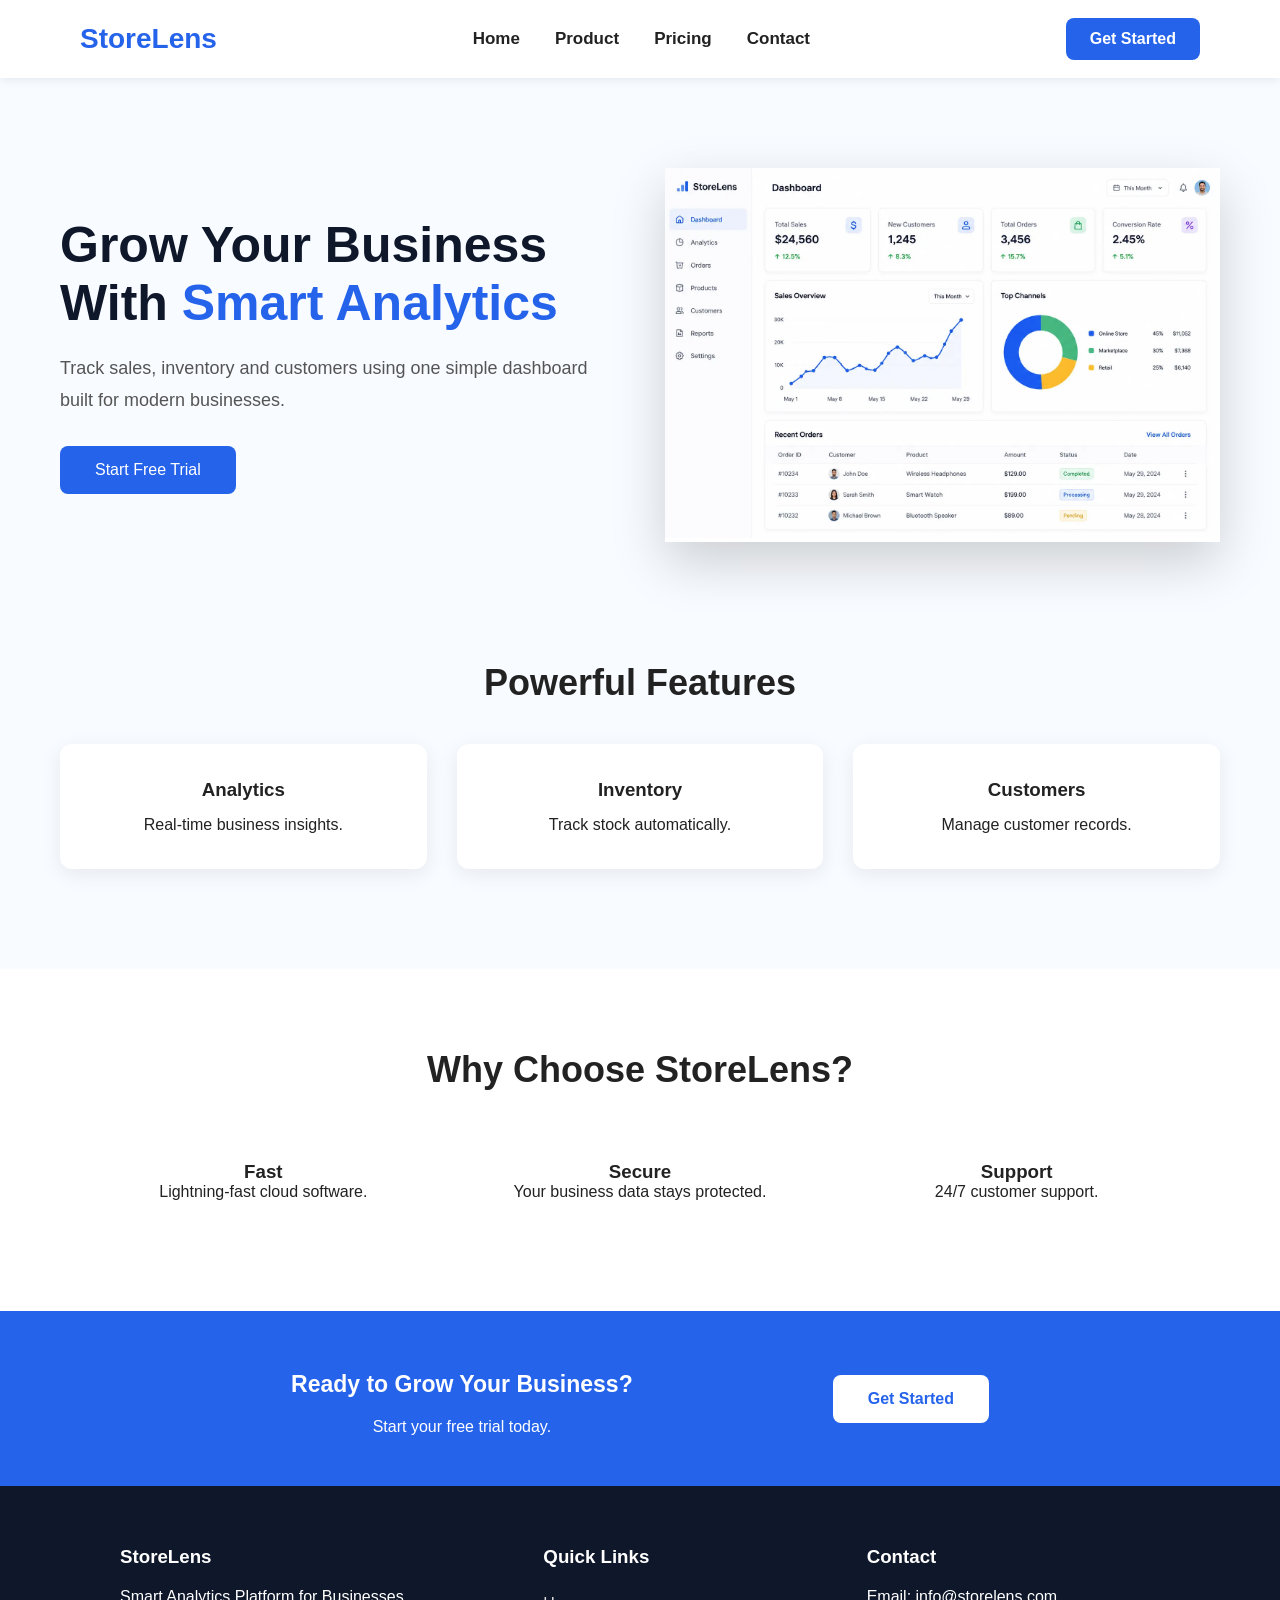
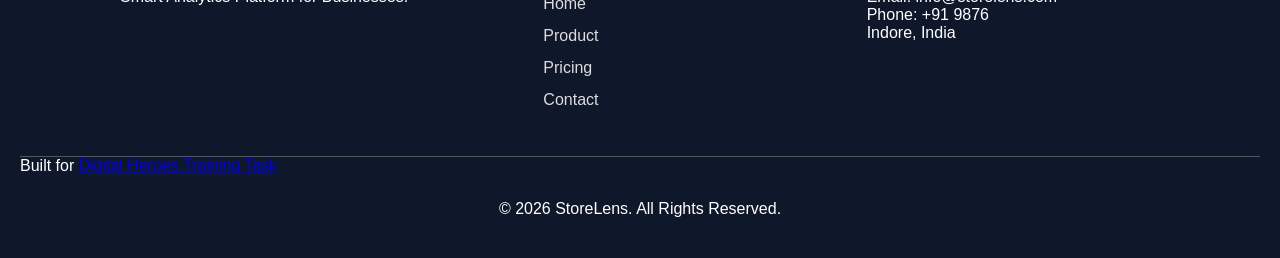
<file: index.html>
<!DOCTYPE html>
<html lang="en">


<head>
    <meta charset="UTF-8">
    <meta name="viewport" content="width=device-width, initial-scale=1.0">
    <title>StoreLens | Smart Business Analytics Software</title>
    <meta name="description"
        content="StoreLens is a B2B business analytics platform that helps companies track sales, customers, inventory, and business growth through real-time dashboards.">

    <meta name="keywords"
        content="Business Analytics, B2B Software, Dashboard, CRM, Sales Analytics, Inventory Management, StoreLens">

    <meta name="author" content="Rishika Karode">

    <meta name="robots" content="index, follow">

    <!-- Open Graph -->

    <meta property="og:type" content="website">

    <meta property="og:title" content="StoreLens | Smart Business Analytics Software">

    <meta property="og:description"
        content="Grow your business with StoreLens. Monitor sales, customers, and inventory using one powerful analytics dashboard.">

    <meta property="og:image" content="image.webp">

    <meta property="og:url" content="https://your-live-url.com/">

    <meta property="og:site_name" content="StoreLens">

    <!-- Theme Color -->

    <meta name="theme-color" content="#2563EB">

    <link rel="stylesheet" href="style.css">

    <script type="application/ld+json">
{
  "@context":"https://schema.org",
  "@type":"Organization",
  "name":"StoreLens",
  "url":"https://your-live-url.com",
  "logo":"https://your-live-url.com/image.webp",
  "description":"StoreLens is a fictional B2B software company providing business analytics solutions.",
  "email":"info@storelens.com",
  "telephone":"+91-9876543210",
  "address":{
    "@type":"PostalAddress",
    "addressLocality":"Indore",
    "addressCountry":"India"
  }
}
</script>
</head>

<body>
    <!-- --header-- -->
    <header>

        <nav class="navbar">

            <div class="logo">
                <a href="index.html">StoreLens</a>
            </div>

            <ul class="nav-links">
                <li><a href="index.html">Home</a></li>
                <li><a href="product.html">Product</a></li>
                <li><a href="pricing.html">Pricing</a></li>
                <li><a href="contact.html">Contact</a></li>
            </ul>

            <a href="contact.html" class="btn">Get Started</a>

        </nav>

    </header>

    <!-- Hero Section -->

    <section class="hero">

        <div class="hero-text">

            <h1>Grow Your Business With <span class="hero-sp">Smart Analytics</span></h1>

            <p>

                Track sales, inventory and customers using one
                simple dashboard built for modern businesses.

            </p>

            <a href="#" class="hero-btn">

                Start Free Trial

            </a>

        </div>

        <div class="hero-image">

            <img src="image.webp" alt="Dashboard">

        </div>

    </section>

    <!-- Features -->

    <section class="features">

        <h2>Powerful Features</h2>

        <div class="feature-container">

            <div class="card">

                <i class="fa-solid fa-chart-line"></i>

                <h3>Analytics</h3>

                <p>

                    Real-time business insights.

                </p>

            </div>

            <div class="card">

                <i class="fa-solid fa-box"></i>

                <h3>Inventory</h3>

                <p>

                    Track stock automatically.

                </p>

            </div>

            <div class="card">

                <i class="fa-solid fa-users"></i>

                <h3>Customers</h3>

                <p>

                    Manage customer records.

                </p>

            </div>

        </div>

    </section>

    <!-- Why Choose Us -->

    <section class="why">

        <h2>Why Choose StoreLens?</h2>

        <div class="why-container">

            <div>

                <h3>Fast</h3>

                <p>Lightning-fast cloud software.</p>

            </div>

            <div>

                <h3>Secure</h3>

                <p>Your business data stays protected.</p>

            </div>

            <div>

                <h3>Support</h3>

                <p>24/7 customer support.</p>

            </div>

        </div>

    </section>

    <!-- CTA -->

    <section class=" sec-cta">
        <div class="cta-cnt">

            <h2>

                Ready to Grow Your Business?

            </h2>

            <p>

                Start your free trial today.

            </p>
        </div>
        <div class="cta-btn">

            <a href="#" class="hero-btn">

                Get Started

            </a>
        </div>

    </section>

    <!-- Footer -->

    <footer>

        <div class="footer-container">

            <div>

                <h3>StoreLens</h3>

                <p>

                    Smart Analytics Platform for Businesses.

                </p>

            </div>

            <div class="foot-link">

                <h3>Quick Links</h3>

                <a href="index.html">Home</a><br>

                <a href="product.html">Product</a><br>

                <a href="pricing.html">Pricing</a><br>

                <a href="contact.html">Contact</a>

            </div>

            <div>

                <h3>Contact</h3>

                <p>Email: info@storelens.com</p>

                <p>Phone: +91 9876</p>

                <p>Indore, India</p>

            </div>

        </div>



        <div class="foot-end">
            <p>
                Built for
                <a href="https://digitalheroesco.com" target="_blank">
                    Digital Heroes Training Task
                </a>
            </p>


            <p class="foot-copyright">

                © 2026 StoreLens. All Rights Reserved.

            </p>
        </div>

    </footer>

</body>

</html>
</file>
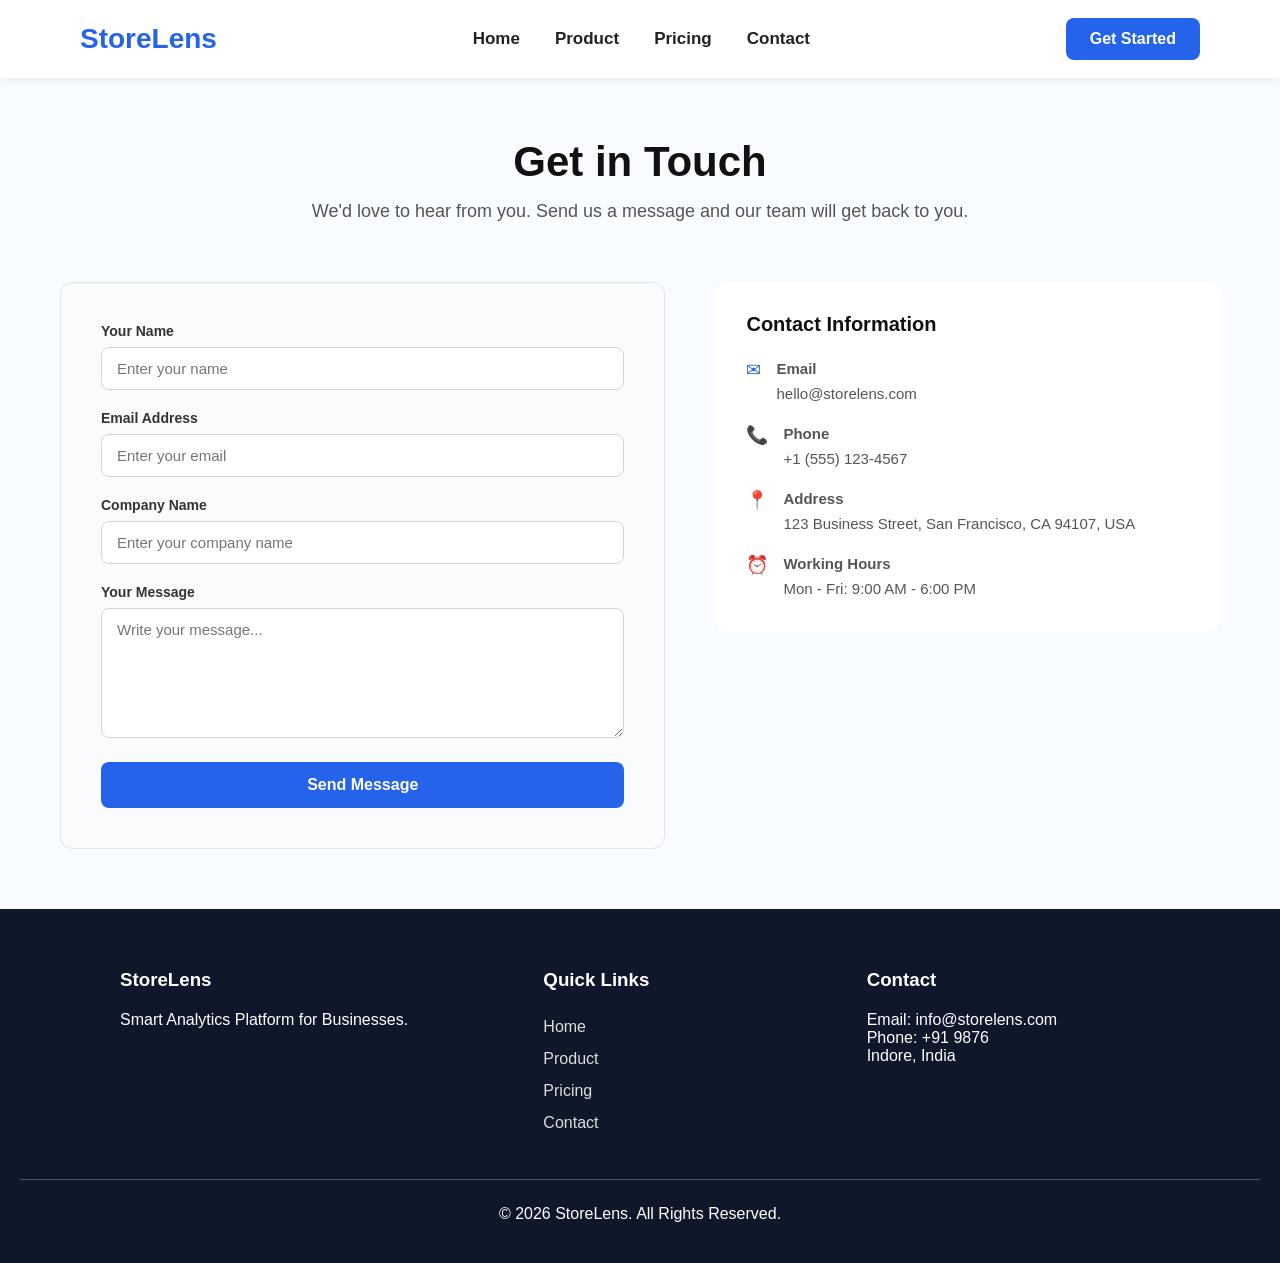
<file: contact.html>
<!DOCTYPE html>
<html lang="en">

<head>
    <meta charset="UTF-8">
    <meta name="viewport" content="width=device-width, initial-scale=1.0">
    <title>Contact Us | StoreLens</title>
    <meta property="og:title" content="Contact StoreLens">

    <meta property="og:description"
        content="Get in touch with the StoreLens team for product demos, support, and business inquiries.">

    <meta property="og:type" content="website">

    <meta property="og:image" content="image.webp">

    <meta property="og:url" content="https://your-live-url.com/contact.html">

    <meta property="og:site_name" content="StoreLens">

    <link rel="stylesheet" href="style.css">
    <script type="application/ld+json">
{
  "@context":"https://schema.org",
  "@type":"Organization",
  "name":"StoreLens",
  "url":"https://your-live-url.com",
  "logo":"https://your-live-url.com/image.webp",
  "email":"info@storelens.com",
  "telephone":"+91-9876543210",
  "address":{
    "@type":"PostalAddress",
    "streetAddress":"123 Business Street",
    "addressLocality":"Indore",
    "addressRegion":"Madhya Pradesh",
    "postalCode":"452001",
    "addressCountry":"India"
  },
  "contactPoint":{
    "@type":"ContactPoint",
    "telephone":"+91-9876543210",
    "contactType":"customer support",
    "email":"info@storelens.com"
  }
}
</script>

</head>

<body>

    <!-- --header-- -->
    <header>

        <nav class="navbar">

            <div class="logo">
                <a href="index.html">StoreLens</a>
            </div>

            <ul class="nav-links">
                <li><a href="index.html">Home</a></li>
                <li><a href="product.html">Product</a></li>
                <li><a href="pricing.html">Pricing</a></li>
                <li><a href="contact.html">Contact</a></li>
            </ul>

            <a href="contact.html" class="btn">Get Started</a>

        </nav>

    </header>

    <!-- Hero Section -->
    <main class="main-container">
        <!-- Contact Hero Section -->
        <section class="contact-hero">
            <h1>Get in Touch</h1>
            <p>We'd love to hear from you. Send us a message and our team will get back to you.</p>
        </section>

        <!-- Contact Main Section (Form + Info) -->
        <div class="contact-grid">

            <!-- Left Side: Contact Form -->
            <div class="contact-form-wrapper">
                <form action="#" method="POST">
                    <div class="form-group">
                        <label for="name">Your Name</label>
                        <input type="text" id="name" placeholder="Enter your name" required>
                    </div>

                    <div class="form-group">
                        <label for="email">Email Address</label>
                        <input type="email" id="email" placeholder="Enter your email" required>
                    </div>

                    <div class="form-group">
                        <label for="company">Company Name</label>
                        <input type="text" id="company" placeholder="Enter your company name">
                    </div>

                    <div class="form-group">
                        <label for="message">Your Message</label>
                        <textarea id="message" placeholder="Write your message..." required></textarea>
                    </div>

                    <button type="submit" class="submit-btn">Send Message</button>
                </form>
            </div>

            <!-- Right Side: Contact Information & Map -->
            <div class="contact-info-wrapper">
                <div class="info-card">
                    <h3>Contact Information</h3>

                    <div class="info-item">
                        <span class="info-icon">✉</span>
                        <div>
                            <strong>Email</strong><br>
                            hello@storelens.com
                        </div>
                    </div>

                    <div class="info-item">
                        <span class="info-icon">📞</span>
                        <div>
                            <strong>Phone</strong><br>
                            +1 (555) 123-4567
                        </div>
                    </div>

                    <div class="info-item">
                        <span class="info-icon">📍</span>
                        <div>
                            <strong>Address</strong><br>
                            123 Business Street, San Francisco, CA 94107, USA
                        </div>
                    </div>

                    <div class="info-item">
                        <span class="info-icon">⏰</span>
                        <div>
                            <strong>Working Hours</strong><br>
                            Mon - Fri: 9:00 AM - 6:00 PM
                        </div>
                    </div>
                </div>


            </div>

        </div>
    </main>
    <!-- Footer -->

    <footer>

        <div class="footer-container">

            <div>

                <h3>StoreLens</h3>

                <p>

                    Smart Analytics Platform for Businesses.

                </p>

            </div>

            <div class="foot-link">

                <h3>Quick Links</h3>

                <a href="index.html">Home</a><br>

                <a href="product.html">Product</a><br>

                <a href="pricing.html">Pricing</a><br>

                <a href="contact.html">Contact</a>

            </div>

            <div>

                <h3>Contact</h3>

                <p>Email: info@storelens.com</p>

                <p>Phone: +91 9876</p>

                <p>Indore, India</p>

            </div>

        </div>

        <div class="foot-end">

            <p class="foot-copyright">

                © 2026 StoreLens. All Rights Reserved.

            </p>
        </div>

    </footer>

</body>

</html>
</file>
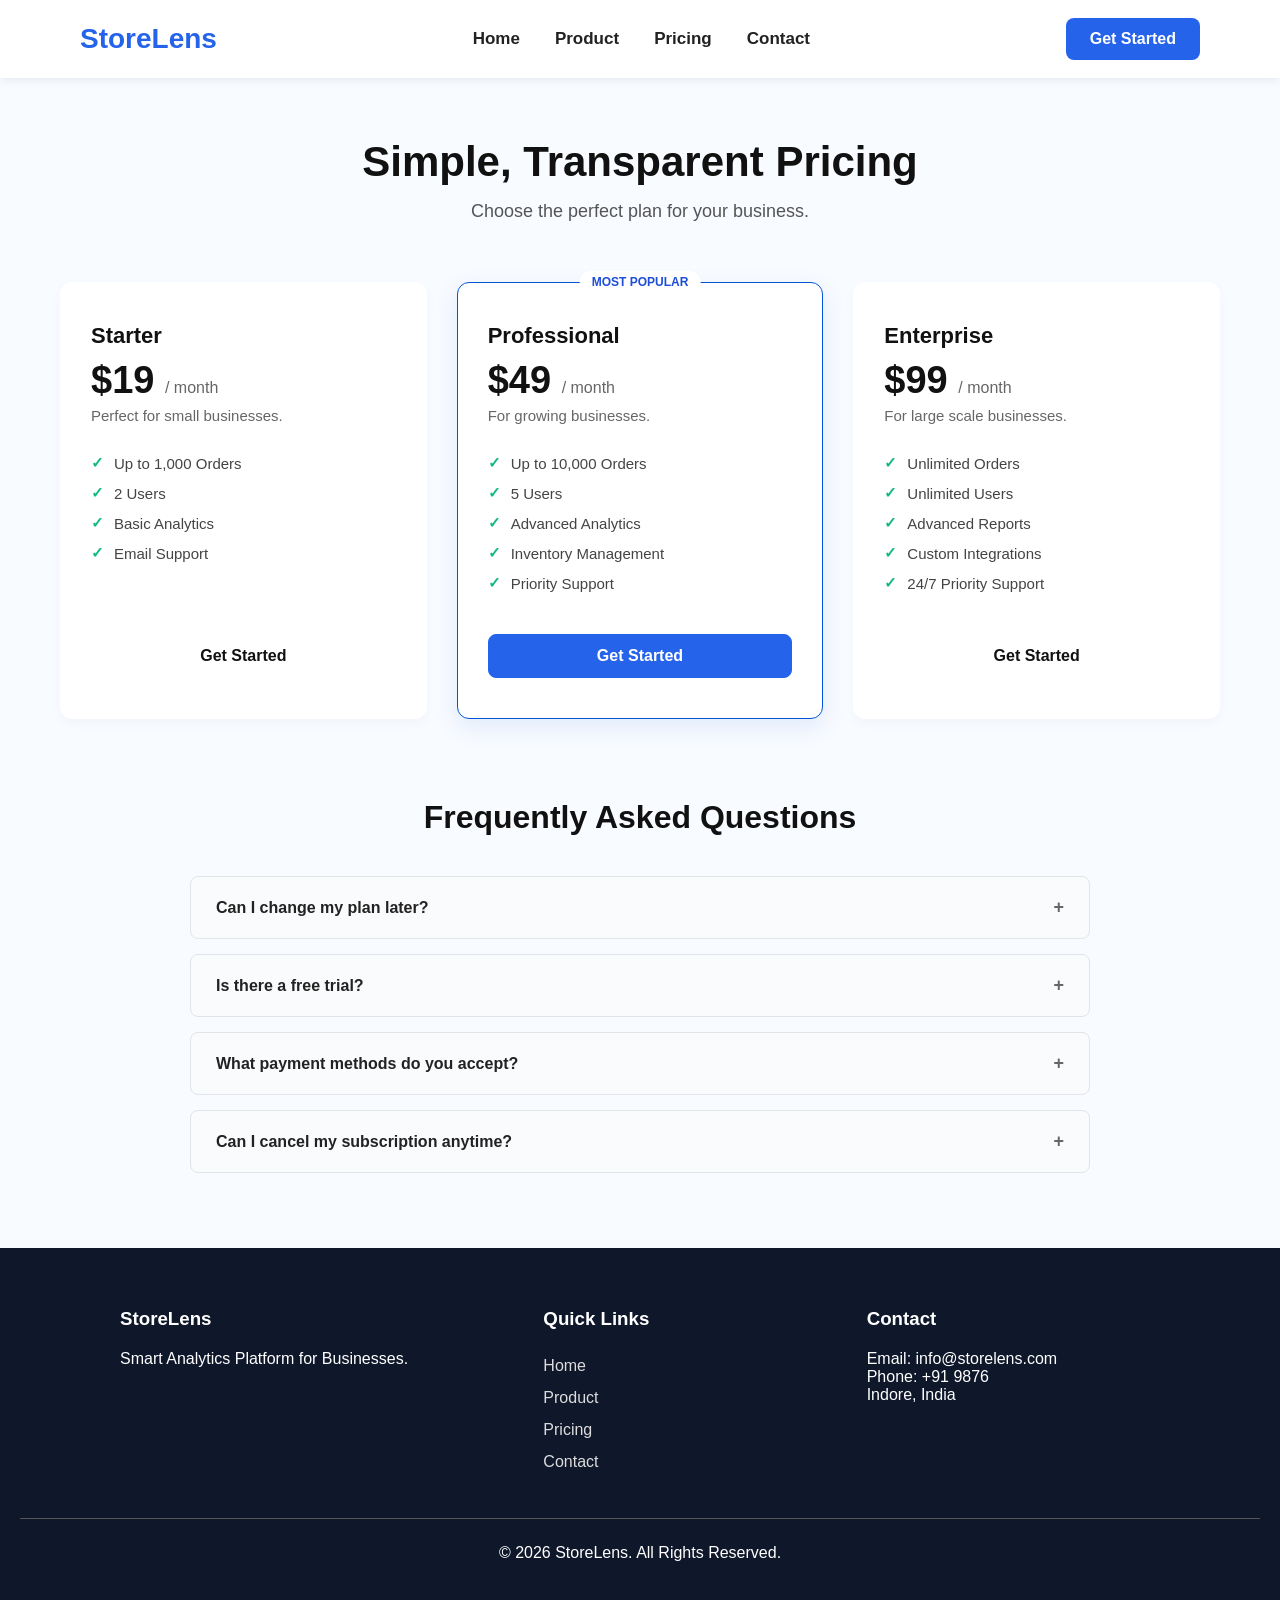
<file: pricing.html>
<!DOCTYPE html>
<html lang="en">

<head>
    <meta charset="UTF-8">
    <meta name="viewport" content="width=device-width, initial-scale=1.0">

    <title>Pricing Plans | StoreLens</title>

    <meta name="description"
        content="Choose the perfect StoreLens pricing plan for your business. Flexible plans for startups, growing businesses, and enterprises.">

    <meta name="keywords" content="StoreLens Pricing, Business Analytics Pricing, SaaS Pricing, B2B Software">

    <meta name="author" content="Rishika Karode">

    <meta name="robots" content="index, follow">

    <!-- Open Graph -->

    <meta property="og:title" content="StoreLens Pricing Plans">

    <meta property="og:description" content="Affordable pricing plans for every business. Start your free trial today.">

    <meta property="og:type" content="website">

    <meta property="og:image" content="image.webp">

    <meta property="og:url" content="https://your-live-url.com/pricing.html">

    <meta property="og:site_name" content="StoreLens">

    <link rel="stylesheet" href="style.css">

    <!-- FAQ Structured Data -->

    <script type="application/ld+json">
{
  "@context":"https://schema.org",
  "@type":"FAQPage",
  "mainEntity":[
    {
      "@type":"Question",
      "name":"Can I change my plan later?",
      "acceptedAnswer":{
        "@type":"Answer",
        "text":"Yes. You can upgrade or downgrade your plan anytime."
      }
    },
    {
      "@type":"Question",
      "name":"Is there a free trial?",
      "acceptedAnswer":{
        "@type":"Answer",
        "text":"Yes. StoreLens offers a 14-day free trial."
      }
    },
    {
      "@type":"Question",
      "name":"What payment methods do you accept?",
      "acceptedAnswer":{
        "@type":"Answer",
        "text":"We accept all major credit cards and online payment methods."
      }
    },
    {
      "@type":"Question",
      "name":"Can I cancel my subscription anytime?",
      "acceptedAnswer":{
        "@type":"Answer",
        "text":"Yes. You can cancel your subscription at any time."
      }
    }
  ]
}
    </script>
</head>

<body>


    <!-- header navbar -->
    <header>

        <nav class="navbar">

            <div class="logo">
                <a href="index.html">StoreLens</a>
            </div>

            <ul class="nav-links">
                <li><a href="index.html">Home</a></li>
                <li><a href="product.html">Product</a></li>
                <li><a href="pricing.html">Pricing</a></li>
                <li><a href="contact.html">Contact</a></li>
            </ul>

            <a href="contact.html" class="btn">Get Started</a>

        </nav>

    </header>

    <!-- Hero Section -->
    <main class="main-container">
        <!-- Pricing Hero Section -->
        <section class="pricing-hero">
            <h1>Simple, Transparent Pricing</h1>
            <p>Choose the perfect plan for your business.</p>
        </section>

        <!-- Pricing Cards Section -->
        <section class="pricing-grid">
            <!-- Starter Plan -->
            <div class="pricing-card">
                <h3 class="plan-name">Starter</h3>
                <div class="plan-price">$19 <span>/ month</span></div>
                <p class="plan-desc">Perfect for small businesses.</p>
                <ul class="plan-features">
                    <li>Up to 1,000 Orders</li>
                    <li>2 Users</li>
                    <li>Basic Analytics</li>
                    <li>Email Support</li>
                </ul>
                <a href="#" class="plan-button">Get Started</a>
            </div>

            <!-- Professional Plan (Most Popular) -->
            <div class="pricing-card popular">
                <div class="popular-badge">Most Popular</div>
                <h3 class="plan-name">Professional</h3>
                <div class="plan-price">$49 <span>/ month</span></div>
                <p class="plan-desc">For growing businesses.</p>
                <ul class="plan-features">
                    <li>Up to 10,000 Orders</li>
                    <li>5 Users</li>
                    <li>Advanced Analytics</li>
                    <li>Inventory Management</li>
                    <li>Priority Support</li>
                </ul>
                <a href="#" class="plan-button">Get Started</a>
            </div>

            <!-- Enterprise Plan -->
            <div class="pricing-card">
                <h3 class="plan-name">Enterprise</h3>
                <div class="plan-price">$99 <span>/ month</span></div>
                <p class="plan-desc">For large scale businesses.</p>
                <ul class="plan-features">
                    <li>Unlimited Orders</li>
                    <li>Unlimited Users</li>
                    <li>Advanced Reports</li>
                    <li>Custom Integrations</li>
                    <li>24/7 Priority Support</li>
                </ul>
                <a href="#" class="plan-button">Get Started</a>
            </div>
        </section>

        <!-- Frequently Asked Questions Section -->
        <section class="faq-section">
            <h2>Frequently Asked Questions</h2>

            <div class="faq-item">
                <h3 class="faq-question">Can I change my plan later?</h3>
                <span class="faq-icon">+</span>
            </div>
            <div class="faq-item">
                <h3 class="faq-question">Is there a free trial?</h3>
                <span class="faq-icon">+</span>
            </div>
            <div class="faq-item">
                <h3 class="faq-question">What payment methods do you accept?</h3>
                <span class="faq-icon">+</span>
            </div>
            <div class="faq-item">
                <h3 class="faq-question">Can I cancel my subscription anytime?</h3>
                <span class="faq-icon">+</span>
            </div>
        </section>
    </main>

    <!-- Footer -->

    <footer>

        <div class="footer-container">

            <div>

                <h3>StoreLens</h3>

                <p>

                    Smart Analytics Platform for Businesses.

                </p>

            </div>

            <div class="foot-link">

                <h3>Quick Links</h3>

                <a href="index.html">Home</a><br>

                <a href="product.html">Product</a><br>

                <a href="pricing.html">Pricing</a><br>

                <a href="contact.html">Contact</a>

            </div>

            <div>

                <h3>Contact</h3>

                <p>Email: info@storelens.com</p>

                <p>Phone: +91 9876</p>

                <p>Indore, India</p>

            </div>

        </div>

        <div class="foot-end">

            <p class="foot-copyright">

                © 2026 StoreLens. All Rights Reserved.

            </p>
        </div>

    </footer>


</body>

</html>
</file>
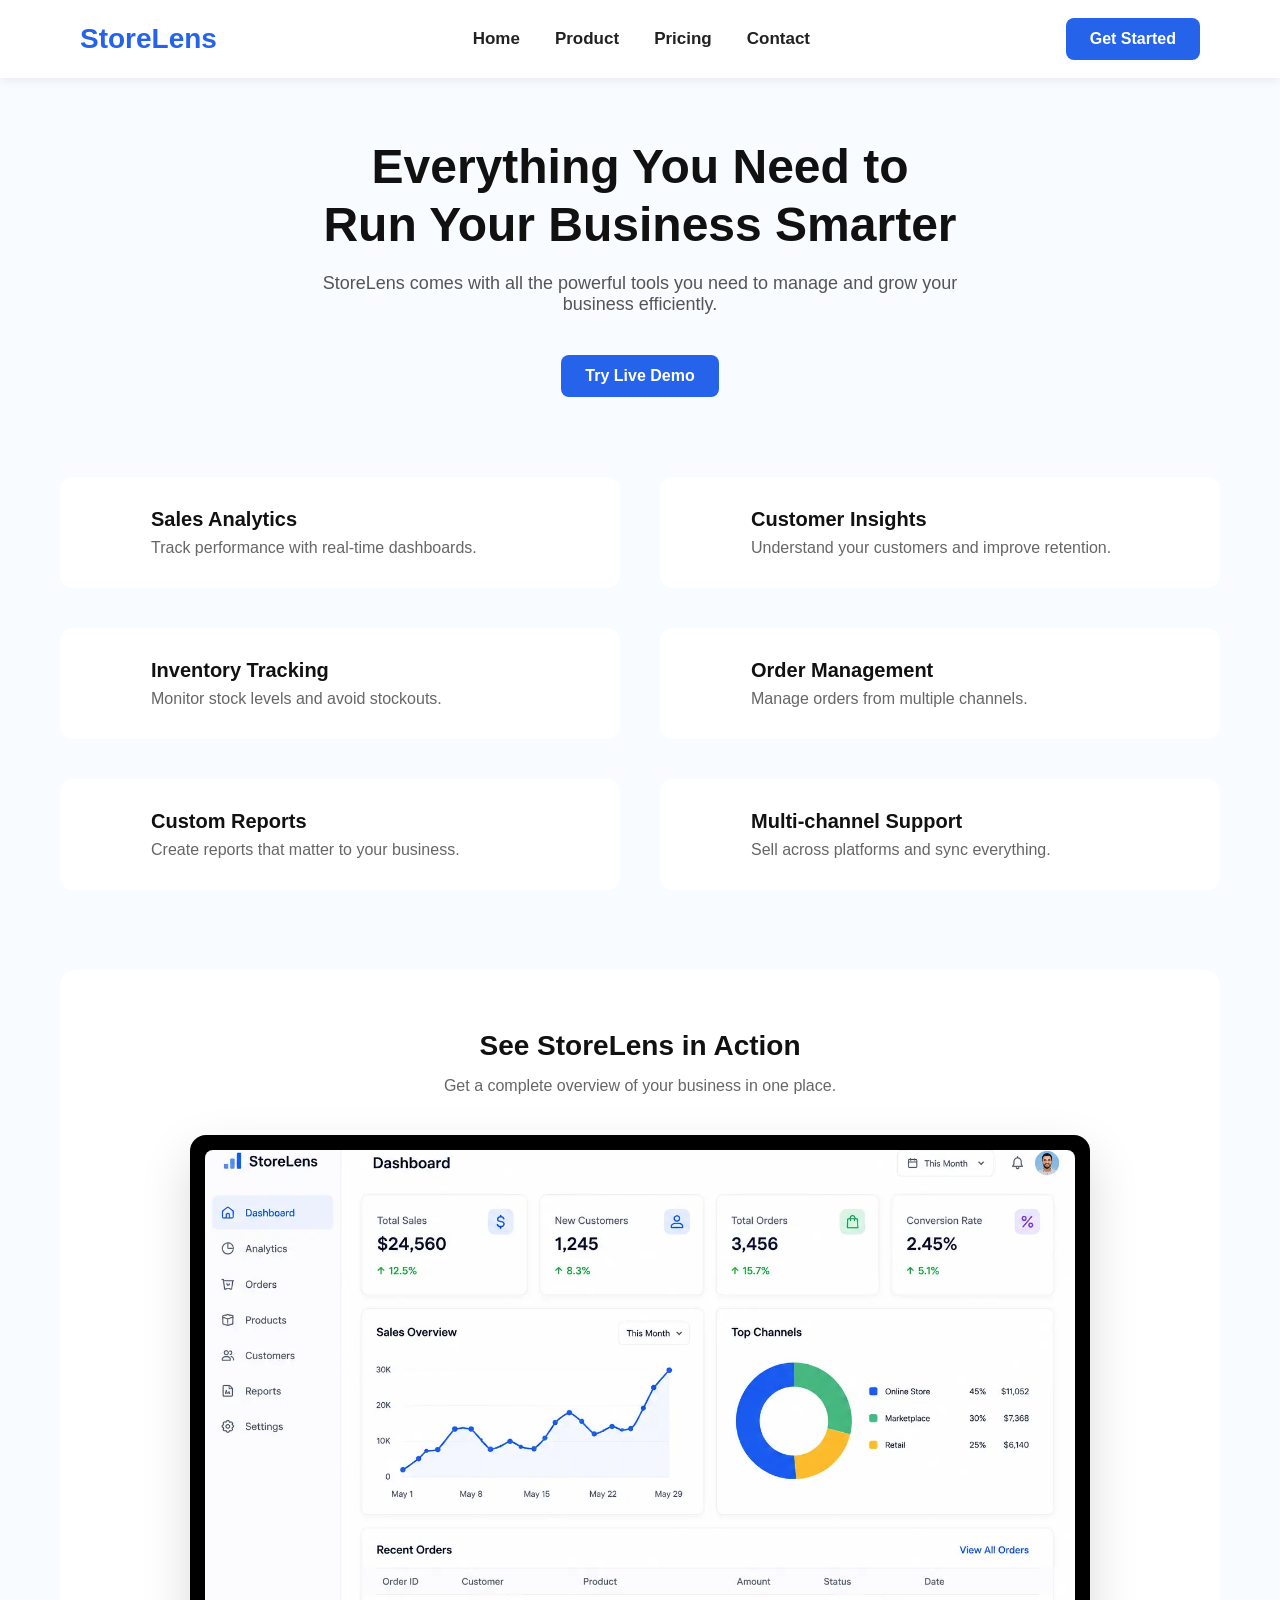
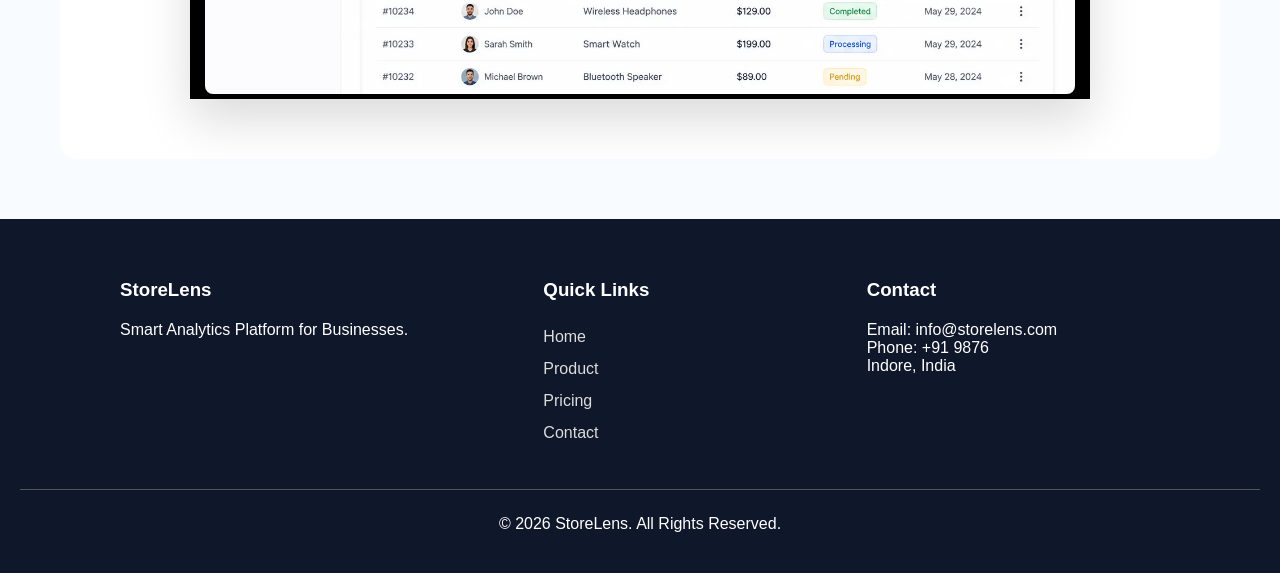
<file: product.html>
<!DOCTYPE html>
<html lang="en">

<head>
    <meta charset="UTF-8">
    <meta name="viewport" content="width=device-width, initial-scale=1.0">

    <title>Products | StoreLens Analytics Platform</title>

    <meta name="description"
        content="Discover StoreLens business analytics software with powerful dashboards, inventory management, sales tracking, and customer insights.">

    <meta name="keywords"
        content="StoreLens, Business Analytics, Dashboard, Inventory Management, Sales Analytics, CRM, SaaS">

    <meta name="author" content="Rishika Karode">

    <meta name="robots" content="index, follow">

    <!-- Open Graph Tags -->

    <meta property="og:title" content="StoreLens Analytics Platform">

    <meta property="og:description" content="Manage sales, customers, inventory, and business growth with StoreLens.">

    <meta property="og:type" content="website">

    <meta property="og:image" content="image.webp">

    <meta property="og:url" content="https://your-live-url.com/product.html">

    <meta property="og:site_name" content="StoreLens">

    <link rel="stylesheet" href="style.css">

    <!-- Structured Data -->

    <script type="application/ld+json">
{
  "@context":"https://schema.org",
  "@type":"SoftwareApplication",
  "name":"StoreLens",
  "applicationCategory":"BusinessApplication",
  "operatingSystem":"Web",
  "description":"StoreLens helps businesses manage sales, inventory, customer insights, and analytics through one powerful dashboard.",
  "offers":{
    "@type":"Offer",
    "price":"49",
    "priceCurrency":"USD"
  },
  "publisher":{
    "@type":"Organization",
    "name":"StoreLens"
  }
}
    </script>

</head>

<body>

    <!-- --header-- -->
    <header>

        <nav class="navbar">

            <div class="logo">
                <a href="index.html">StoreLens</a>
            </div>

            <ul class="nav-links">
                <li><a href="index.html">Home</a></li>
                <li><a href="product.html">Product</a></li>
                <li><a href="pricing.html">Pricing</a></li>
                <li><a href="contact.html">Contact</a></li>
            </ul>

            <a href="contact.html" class="btn">Get Started</a>

        </nav>

    </header>

    <!-- Hero Section -->
    <main class="main-container">
        <!-- Product Hero Section -->
        <section class="product-hero">
            <h1>Everything You Need to<br>Run Your Business Smarter</h1>
            <p>StoreLens comes with all the powerful tools you need to manage and grow your business efficiently.</p>
            <a href="#" class="cta-button">Try Live Demo</a>
        </section>

        <!-- Features Grid -->
        <section class="features-grid">
            <!-- Feature 1 -->
            <article class="feature-item">
                <div class="feature-icon"></div>
                <div class="feature-content">
                    <h3>Sales Analytics</h3>
                    <p>Track performance with real-time dashboards.</p>
                </div>
            </article>
            <!-- Feature 2 -->
            <article class="feature-item">
                <div class="feature-icon"></div>
                <div class="feature-content">
                    <h3>Customer Insights</h3>
                    <p>Understand your customers and improve retention.</p>
                </div>
            </article>
            <!-- Feature 3 -->
            <article class="feature-item">
                <div class="feature-icon"></div>
                <div class="feature-content">
                    <h3>Inventory Tracking</h3>
                    <p>Monitor stock levels and avoid stockouts.</p>
                </div>
            </article>
            <!-- Feature 4 -->
            <article class="feature-item">
                <div class="feature-icon"></div>
                <div class="feature-content">
                    <h3>Order Management</h3>
                    <p>Manage orders from multiple channels.</p>
                </div>
            </article>
            <!-- Feature 5 -->
            <article class="feature-item">
                <div class="feature-icon"></div>
                <div class="feature-content">
                    <h3>Custom Reports</h3>
                    <p>Create reports that matter to your business.</p>
                </div>
            </article>
            <!-- Feature 6 -->
            <article class="feature-item">
                <div class="feature-icon"></div>
                <div class="feature-content">
                    <h3>Multi-channel Support</h3>
                    <p>Sell across platforms and sync everything.</p>
                </div>
            </article>
        </section>

        <!-- Product Demo Section with Laptop -->
        <section class="product-demo">
            <h2>See StoreLens in Action</h2>
            <p>Get a complete overview of your business in one place.</p>
            <div class="laptop-frame">
                <div class="laptop-screen">
                    <img src="image.webp" alt="dashboard preview">
                </div>
            </div>
        </section>
    </main>

    <!-- Footer -->

    <footer>

        <div class="footer-container">

            <div>

                <h3>StoreLens</h3>

                <p>

                    Smart Analytics Platform for Businesses.

                </p>

            </div>

            <div class="foot-link">

                <h3>Quick Links</h3>

                <a href="index.html">Home</a><br>

                <a href="product.html">Product</a><br>

                <a href="pricing.html">Pricing</a><br>

                <a href="contact.html">Contact</a>

            </div>

            <div>

                <h3>Contact</h3>

                <p>Email: info@storelens.com</p>

                <p>Phone: +91 9876</p>

                <p>Indore, India</p>

            </div>

        </div>

        <div class="foot-end">

            <p class="foot-copyright">

                © 2026 StoreLens. All Rights Reserved.

            </p>
        </div>

    </footer>


</body>

</html>
</file>
<file: style.css>
:root {
    --primary: #ffffff;
    --secondary: #2563EB;
    --dblue: #1D4ED8;
    --hwhite: #fff;

}

* {
    margin: 0;
    padding: 0;
    box-sizing: border-box;
    font-family: Arial, sans-serif;
}

body {
    background: #f8fbff;
    color: #222;
}


/* --header-- */
header {
    width: 100%;
    background: var(--primary);
    box-shadow: 0 2px 10px rgba(0, 0, 0, .08);
    position: sticky;
    top: 0;
    /* z-index:1000; */
}

.navbar {
    max-width: 1200px;
    margin: auto;
    padding: 18px 40px;
    display: flex;
    justify-content: space-between;
    align-items: center;
}

.nav-links {
    display: flex;
    list-style: none;
    gap: 35px;
}

.nav-links a {
    text-decoration: none;
    color: #222;
    font-size: 17px;
    font-weight: 600;
    /* transition:.3s; */
}

.nav-links a:hover {
    color: var(--secondary);
}




.logo a {
    text-decoration: none;
    font-size: 28px;
    font-weight: bold;
    color: var(--secondary);
}

.btn {
    text-decoration: none;
    background: var(--secondary);
    color: var(--hwhite);
    padding: 12px 24px;
    border-radius: 8px;
    font-weight: 600;
    transition: .3s;
}

.btn:hover {
    background: var(--dblue);
}

@media (max-width:900px) {
    .navbar {
        padding: 20px 30px;
    }

    .footer-container {
        grid-template-columns: repeat(2, 1fr);
    }
}


/* Mobile */

@media(max-width:700px) {

    .navbar {
        flex-direction: column;
        gap: 20px;
    }

    .nav-links {
        flex-direction: column;
        align-items: center;
        gap: 15px;
    }

    .btn {
        display: none;
    }

    .footer-container {
        grid-template-columns: 1fr;
        text-align: center;
    }

    .logo {
        font-size: 24px;
    }

}

/* * Mobile Devices (Max width: 480px) */
@media (max-width: 480px) {
    .navbar {
        padding: 15px 20px;
        gap: 15px;
    }

    .logo a {
        font-size: 22px;
    }

    .nav-links {
        gap: 10px;
    }

    .nav-links a {
        font-size: 15px;
    }

    .footer-container {
        grid-template-columns: 1fr;
        padding: 0 15px;
        text-align: center;
    }
}



/* ===========================
   Hero
=========================== */

.hero {
    max-width: 1200px;
    margin: 70px auto;
    display: flex;
    align-items: center;
    justify-content: space-between;
    gap: 50px;
    padding: 20px;
}

.hero-text {
    flex: 1;
}

.hero-text h1 {
    font-size: 50px;
    margin-bottom: 20px;
    color: #0f172a;
}

.hero-text .hero-sp {
    color: var(--secondary);
}

.hero-text p {
    font-size: 18px;
    color: #555;
    line-height: 1.8;
    margin-bottom: 30px;
}

.hero-btn {
    display: inline-block;
    background: var(--secondary);
    color: var(--hwhite);
    padding: 15px 35px;
    border-radius: 8px;
    text-decoration: none;
}


.hero-btn:hover {
    background: var(--dblue);
}

.hero-image {
    flex: 1;
    height: 50%;
    width: 50%;
    background-color: var(--primary);
    box-shadow: 0 20px 50px rgba(0, 0, 0, .18);
}

.hero-image img {
    height: 100%;
    width: 100%;
}

/* ===========================
   Features
=========================== */

.features {
    max-width: 1200px;
    margin: 80px auto;
    text-align: center;
    padding: 20px;
}

.features h2 {
    font-size: 36px;
    margin-bottom: 40px;

}

.feature-container {
    display: grid;
    grid-template-columns: repeat(3, 1fr);
    gap: 30px;
}

.card {
    background: var(--hwhite);
    padding: 35px;
    border-radius: 12px;
    box-shadow: 0 5px 20px rgba(0, 0, 0, .08);
}

.card i {
    font-size: 40px;
    color: var(--secondary);
    margin-bottom: 20px;
}

.card h3 {
    margin-bottom: 15px;
}

/* ===========================
   Why Choose Us
=========================== */

.why {
    background: var(--primary);
    padding: 80px 20px;
    text-align: center;
}

.why h2 {
    font-size: 36px;
    margin-bottom: 40px;
}

.why-container {
    max-width: 1100px;
    margin: auto;
    display: grid;
    grid-template-columns: repeat(3, 1fr);
    gap: 30px;
}

.why-container div {
    background: var(--hwhite);
    padding: 30px;
    border-radius: 12px;
}

/* ===========================
   CTA
=========================== */

.sec-cta {
    background: var(--secondary);
    color: var(--hwhite);
    text-align: center;
    padding: 10px 10px;
    display: flex;
    align-items: center;
    justify-content: center;
    gap: 200px;
}

.sec-cta h2 {
    font-size: 23px;
    margin-bottom: 20px;
    margin-top: 50px;
}

.sec-cta p {
    margin-bottom: 40px;
}

.sec-cta .hero-btn {
    background: var(--hwhite);
    color: var(--secondary);
    font-weight: 650;
}

.sec-cta a.hero-btn {
    text-decoration: none;
}

/* Tablet & Medium Screens (Max width: 900px) */
@media (max-width: 900px) {
    .hero {
        flex-direction: column;
        text-align: center;
        gap: 30px;
    }

    .feature-container,
    .why-container {
        grid-template-columns: repeat(2, 1fr);
    }

    .sec-cta {
        flex-direction: column;
        gap: 30px;
        padding: 40px 20px;
    }
}

/* Mobile Screens (Max width: 600px) */
@media (max-width: 600px) {
    .hero-text h1 {
        font-size: 32px;
    }

    .hero-text p {
        font-size: 16px;
    }

    .feature-container,
    .why-container {
        grid-template-columns: 1fr;
    }

    .features h2,
    .why h2 {
        font-size: 28px;
    }

    .sec-cta h2 {
        font-size: 22px;
        margin-top: 0;
    }
}

/* Extra Small Devices / Mobile Phones (Max width: 480px) */
@media (max-width: 480px) {
    .hero {
        margin: 30px auto;
        padding: 10px;
        gap: 20px;
    }

    .hero-text h1 {
        font-size: 26px;
        margin-bottom: 15px;
    }

    .hero-text p {
        font-size: 15px;
        margin-bottom: 20px;
    }

    .hero-btn {
        padding: 12px 25px;
        font-size: 14px;
    }

    .features,
    .why {
        padding: 40px 15px;
        margin: 40px auto;
    }

    .features h2,
    .why h2 {
        font-size: 24px;
        margin-bottom: 25px;
    }

    .card,
    .why-container div {
        padding: 20px;
    }

    .sec-cta {
        padding: 30px 15px;
        gap: 20px;
    }

    .sec-cta h2 {
        font-size: 20px;
        margin-bottom: 10px;
    }

    .sec-cta p {
        margin-bottom: 20px;
    }
}

/* ===========================
   Footer
=========================== */

footer {
    background: #0f172a;
    color: var(--hwhite);
    padding: 60px 20px 20px;
}

.footer-container {
    max-width: 1200px;
    /* margin:auto; */
    margin: auto;
    padding-left: 80px;
    display: grid;
    grid-template-columns: repeat(3, 1fr);
}

.footer-container h3 {
    margin-bottom: 20px;
}

.footer-container a {
    color: #ddd;
    line-height: 2;
    text-decoration: none;
}

.footer-container .foot-link {
    padding-left: 50px;
}

.footer-container a:hover {
    color: var(--hwhite);
}

.foot-end {
    margin: 40px 0 20px;
    border: none;
    border-top: 1px solid #555;
}

.foot-end .foot-copyright {
    text-align: center;
    padding-top: 25px;

}

/* pricing--------- */
/* --- Main Container --- */
.main-container {
    max-width: 1200px;
    margin: 0 auto;
    padding: 60px 20px;
}

/* --- Pricing Header Section --- */
.pricing-hero {
    text-align: center;
    margin-bottom: 60px;
}

.pricing-hero h1 {
    font-size: 42px;
    font-weight: 800;
    margin-bottom: 15px;
    color: #111;
}

.pricing-hero p {
    font-size: 18px;
    color: #555;
}

/* --- Pricing Cards Grid --- */
.pricing-grid {
    display: grid;
    grid-template-columns: repeat(3, 1fr);
    gap: 30px;
    margin-bottom: 80px;
    align-items: stretch;
}

.pricing-card {
    background: var(--primary);
    border: 1px solid var(--hwhite);
    border-radius: 12px;
    padding: 40px 30px;
    display: flex;
    flex-direction: column;
    position: relative;
    box-shadow: 0 4px 12px rgba(0, 0, 0, 0.03);
}

.pricing-card.popular {
    border-color: #0056D6;
    box-shadow: 0 8px 24px rgba(0, 86, 214, 0.1);
}

.popular-badge {
    position: absolute;
    top: -12px;
    left: 50%;
    transform: translateX(-50%);
    background-color: var(--hwhite);
    color: var(--dblue);
    font-size: 12px;
    font-weight: 700;
    padding: 4px 12px;
    border-radius: 20px;
    text-transform: uppercase;
}

.plan-name {
    font-size: 22px;
    font-weight: 700;
    margin-bottom: 10px;
    color: #111;
}

.plan-price {
    font-size: 38px;
    font-weight: 800;
    color: #111;
    margin-bottom: 5px;
}

.plan-price span {
    font-size: 16px;
    font-weight: 400;
    color: #666;
}

.plan-desc {
    font-size: 15px;
    color: #666;
    margin-bottom: 30px;
}

.plan-features {
    list-style: none;
    margin-bottom: 30px;
    flex-grow: 1;
}

.plan-features li {
    font-size: 15px;
    color: #444;
    margin-bottom: 12px;
    display: flex;
    align-items: center;
    gap: 10px;
}

.plan-features li::before {
    content: "✓";
    color: #10B981;
    font-weight: bold;
}

.plan-button {
    display: block;
    text-align: center;
    background-color: var(--primary);
    color: #111;
    padding: 12px;
    font-size: 16px;
    font-weight: 600;
    text-decoration: none;
    border-radius: 8px;
    border: 1px solid var(--hwhite);
    transition: all 0.2s ease;
}

.pricing-card.popular .plan-button {
    background-color: var(--secondary);
    color: white;
    border-color: var(--secondary);
}

.plan-button:hover {
    background-color: var(--dblue);
    color: white;
    border-color: var(--dblue);
}

/* --- FAQ Section --- */
.faq-section {
    max-width: 900px;
    margin: 0 auto;
}

.faq-section h2 {
    text-align: center;
    font-size: 32px;
    font-weight: 700;
    margin-bottom: 40px;
    color: #111;
}

.faq-item {
    background: #FAFBFC;
    border: 1px solid #E1E5E8;
    border-radius: 8px;
    margin-bottom: 15px;
    padding: 20px 25px;
    display: flex;
    justify-content: space-between;
    align-items: center;
    cursor: pointer;
}

.faq-question {
    font-size: 16px;
    font-weight: 600;
    color: #222;
}

.faq-icon {
    font-size: 18px;
    color: #666;
    font-weight: bold;
}

/* --- Responsive Design --- */
@media (max-width: 900px) {
    .pricing-grid {
        grid-template-columns: 1fr;
        max-width: 450px;
        margin-left: auto;
        margin-right: auto;
    }
}


/*-- contact --*/
/* --- Main Container --- */
.main-container {
    max-width: 1200px;
    margin: 0 auto;
    padding: 60px 20px;
}

/* --- Contact Hero Section --- */
.contact-hero {
    text-align: center;
    margin-bottom: 60px;
}

.contact-hero h1 {
    font-size: 42px;
    font-weight: 800;
    margin-bottom: 15px;
    color: #111;
}

.contact-hero p {
    font-size: 18px;
    color: #555;
}

/* --- Contact Content Grid --- */
.contact-grid {
    display: grid;
    grid-template-columns: 1.2fr 1fr;
    gap: 50px;
    align-items: start;
}

/* --- Form Styles --- */
.contact-form-wrapper {
    background: #FAFBFC;
    border: 1px solid #E1E5E8;
    border-radius: 12px;
    padding: 40px;
}

.form-group {
    margin-bottom: 20px;
}

.form-group label {
    display: block;
    font-size: 14px;
    font-weight: 600;
    color: #333;
    margin-bottom: 8px;
}

.form-group input,
.form-group textarea {
    width: 100%;
    padding: 12px 15px;
    font-size: 15px;
    border: 1px solid #D1D5DB;
    border-radius: 8px;
    background-color: #FFFFFF;
    color: #111;
    outline: none;
    transition: border-color 0.2s ease;
}

.form-group input:focus,
.form-group textarea:focus {
    border-color: var(--secondary);
}

.form-group textarea {
    resize: vertical;
    min-height: 130px;
}

.submit-btn {
    display: block;
    width: 100%;
    background-color: var(--secondary);
    color: white;
    padding: 14px;
    font-size: 16px;
    font-weight: 600;
    border: none;
    border-radius: 8px;
    cursor: pointer;
    transition: background-color 0.2s ease;
    text-align: center;
}

.submit-btn:hover {
    background-color: var(--dblue);
}

/* --- Info & Map Styles --- */
.contact-info-wrapper {
    display: flex;
    flex-direction: column;
    gap: 30px;
}

.info-card {
    background: var(--primary);
    border: 1px solid var(--hwhite);
    border-radius: 12px;
    padding: 30px;
}

.info-card h3 {
    font-size: 20px;
    font-weight: 700;
    margin-bottom: 20px;
    color: #111;
}

.info-item {
    display: flex;
    align-items: flex-start;
    gap: 15px;
    margin-bottom: 15px;
    font-size: 15px;
    color: #555;
    line-height: 25px;
}

.info-item:last-child {
    margin-bottom: 0;
}

.info-icon {
    font-size: 18px;
    color: var(--secondary);
    flex-shrink: 0;
    margin-top: 2px;
}


/* --- Responsive Design --- */
@media (max-width: 900px) {
    .contact-grid {
        grid-template-columns: 1fr;
    }

    .contact-hero h1 {
        font-size: 30px;



    }

    .contact-hero p {
        font-size: 12px;

    }
}


/* -product- */
/* --- Main Content Container --- */
.main-container {
    max-width: 1200px;
    margin: 0 auto;
    padding: 60px 20px;
}

/* --- Product Hero Section --- */
.product-hero {
    text-align: center;
    margin-bottom: 80px;
}

.product-hero h1 {
    font-size: 48px;
    font-weight: 800;
    margin-bottom: 20px;
    line-height: 1.2;
    color: #111;
}

.product-hero p {
    font-size: 18px;
    color: #555;
    max-width: 700px;
    margin: 0 auto 40px;
}

/* --- Product Features Grid --- */
.features-grid {
    display: grid;
    grid-template-columns: repeat(2, 1fr);
    gap: 40px;
    margin-bottom: 80px;
}

.feature-item {
    background: var(--primary);
    border: 1px solid var(--hwhite);
    border-radius: 12px;
    padding: 30px;
    display: flex;
    align-items: flex-start;
    gap: 20px;
}

.feature-icon {
    width: 40px;
    height: 40px;
    flex-shrink: 0;
    background-color: var(--hwhite);
    border-radius: 8px;
}

.feature-content h3 {
    font-size: 20px;
    font-weight: 600;
    margin-bottom: 8px;
    color: #111;
}

.feature-content p {
    font-size: 16px;
    color: #666;
}

/* --- Main Product Demo/Dashboard Image Section --- */
.product-demo {
    text-align: center;
    background: var(--primary);
    border-radius: 16px;
    padding: 60px 40px;
}

.product-demo h2 {
    font-size: 28px;
    font-weight: 700;
    margin-bottom: 15px;
    color: #111;
}

.product-demo p {
    font-size: 16px;
    color: #666;
    margin-bottom: 40px;
    max-width: 500px;
    margin-left: auto;
    margin-right: auto;
}

.laptop-frame {
    position: relative;
    max-width: 900px;
    margin: 0 auto;
    background: #000;
    border-radius: 16px 16px 0 0;
    padding: 15px;
    padding-bottom: 5px;
    box-shadow: 0 20px 50px rgba(0, 0, 0, 0.15);
}

.laptop-screen {
    background: var(--hwhite);
    border-radius: 8px;
    overflow: hidden;
    aspect-ratio: 16/10;
}

.laptop-screen img {
    width: 100%;
    height: 100%;
    object-fit: cover;
    display: block;
}

/* --- Call to Action Button --- */
.cta-button {
    display: inline-block;
    background-color: var(--secondary);
    color: white;
    padding: 12px 24px;
    font-size: 16px;
    font-weight: 600;
    text-decoration: none;
    border-radius: 8px;
    transition: background-color 0.2s ease;
}

.cta-button:hover {
    background-color: var(--dblue);
}

/* --- Responsive Adjustments --- */

@media (max-width: 900px) {
    .main-container {
        padding: 40px 15px;
    }

    .product-hero h1 {
        font-size: 38px;
    }

    .product-demo {
        padding: 40px 20px;
    }
}

/* Mobile Screens (Max width: 768px) */
@media (max-width: 768px) {
    .features-grid {
        grid-template-columns: 1fr;
        gap: 20px;
        margin-bottom: 50px;
    }

    .product-hero {
        margin-bottom: 50px;
    }

    .product-hero h1 {
        font-size: 32px;
    }

    .product-hero p {
        font-size: 16px;
    }

    .feature-item {
        padding: 20px;
        gap: 15px;
    }

    .product-demo h2 {
        font-size: 24px;
    }

    .laptop-frame {
        padding: 6px;
        border-radius: 10px 10px 0 0;
    }
}

/* Extra Small Devices / Chote Mobile Phones (Max width: 480px) */
@media (max-width: 480px) {
    .product-hero h1 {
        font-size: 26px;
    }

    .product-hero p,
    .product-demo p {
        font-size: 15px;
    }

    .cta-button {
        padding: 10px 20px;
        font-size: 15px;
    }

    .product-demo {
        padding: 30px 15px;
    }

    footer {
        padding: 30px 15px 15px;
        margin-top: 40px;
    }

    .footer-container {
        grid-template-columns: 1fr;
        gap: 25px;
        text-align: center;
        margin-bottom: 25px;
        padding-right: 50px;
    }

    .footer-container h3 {
        font-size: 18px;
        margin-bottom: 10px;
    }

    .footer-container .foot-link {
        padding-right: 50px;
    }

    .footer-container p,
    .foot-link a {
        font-size: 14px;
    }

    .foot-copyright {
        font-size: 13px;
    }

}
</file>
